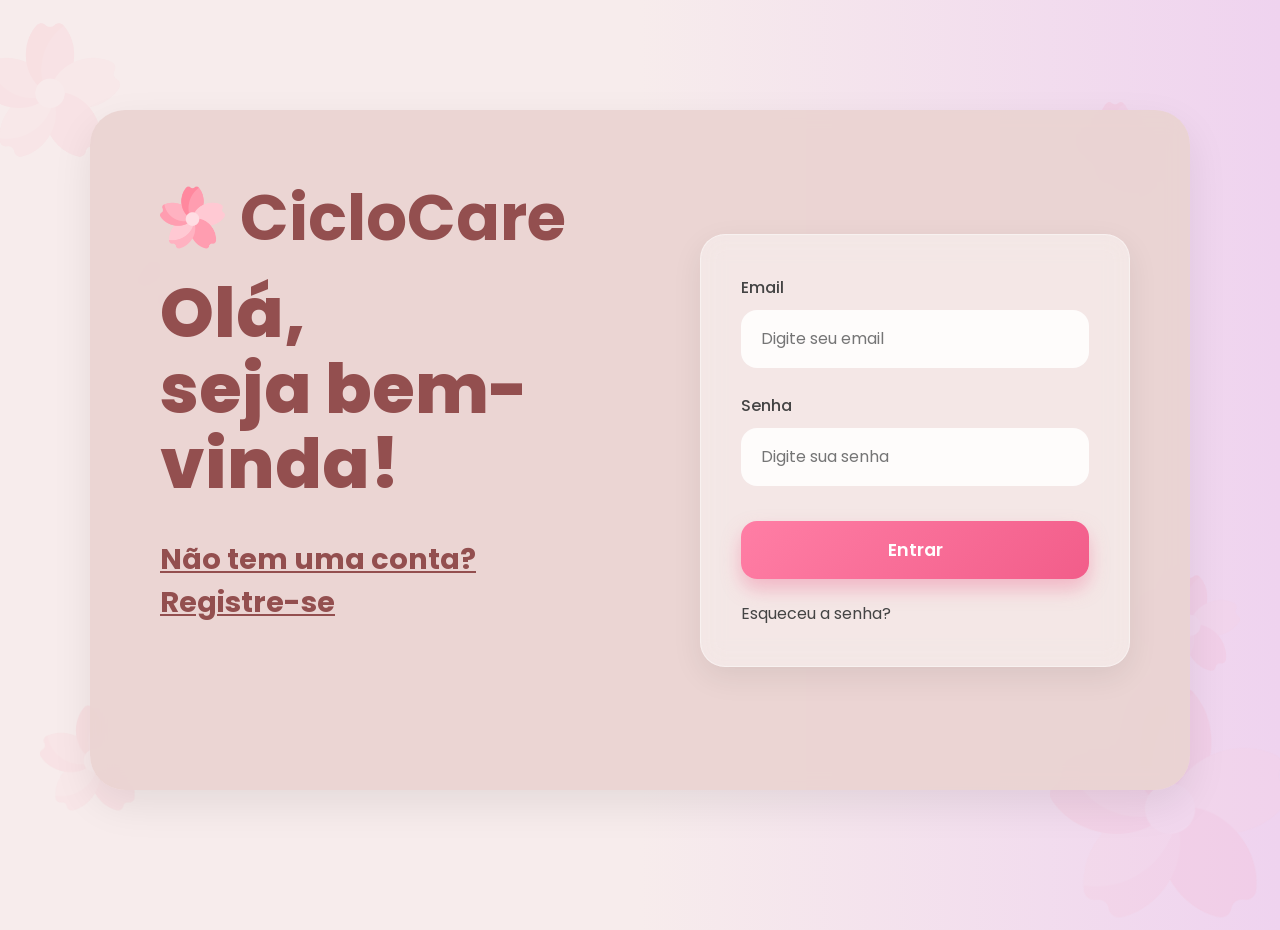
<file: login.html>
<!DOCTYPE html>
<html lang="pt-BR">
<head>

  <meta charset="UTF-8">
  <meta name="viewport" content="width=device-width, initial-scale=1.0">

  <title>CicloCare | Login</title>

  <link rel="preconnect" href="https://fonts.googleapis.com">
  <link rel="preconnect" href="https://fonts.gstatic.com" crossorigin>

  <link href="https://fonts.googleapis.com/css2?family=Poppins:wght@300;400;500;600;700;800&display=swap" rel="stylesheet">

  <link rel="stylesheet" href="./css/style.css">

</head>

<body>

  <div class="flower flower1">
    <img src="./assets/images/icone.png">
  </div>

  <div class="flower flower2">
    <img src="./assets/images/icone.png">
  </div>

  <div class="flower flower3">
    <img src="./assets/images/icone.png">
  </div>

  <div class="flower flower4">
    <img src="./assets/images/icone.png">
  </div>

  <div class="flower flower5">
    <img src="./assets/images/icone.png">
  </div>

  <div class="flower flower6">
    <img src="./assets/images/icone.png">
  </div>

  <main class="container">

    <section class="left">

      <div class="logo">

        <img src="./assets/images/icone.png" alt="Logo CicloCare">

        <span>CicloCare</span>

      </div>

      <h1 class="welcome">
        Olá,<br>
        seja bem-vinda!
      </h1>

      <a href="#" class="register">
        Não tem uma conta?<br>
        Registre-se
      </a>

    </section>

    <section class="right">

      <div class="login-box">

        <form id="loginForm">

          <div class="form-group">

            <label>Email</label>

            <input
              type="email"
              class="form-control"
              placeholder="Digite seu email"
              id="email"
            >

          </div>

          <div class="form-group">

            <label>Senha</label>

            <input
              type="password"
              class="form-control"
              placeholder="Digite sua senha"
              id="senha"
            >

          </div>

          <button class="login-btn" type="submit">
            Entrar
          </button>

          <a href="#" class="forgot">
            Esqueceu a senha?
          </a>

        </form>

      </div>

    </section>

  </main>

  <script src="./js/login.js"></script>

</body>
</html>
</file>
<file: css/style.css>
*{
  margin:0;
  padding:0;
  box-sizing:border-box;
  font-family:'Poppins', sans-serif;
}

:root{
  --rosa:#f46b93;
  --rosaEscuro:#934f4f;
  --fundoEsquerda:#f7ecec;
  --fundoDireita:#efd3ef;
}

body{

  min-height:100vh;

  display:flex;
  justify-content:center;
  align-items:center;

  overflow:hidden;
  position:relative;

  background:
  linear-gradient(
    90deg,
    var(--fundoEsquerda) 0%,
    var(--fundoEsquerda) 50%,
    var(--fundoDireita) 100%
  );
}

.flower{
  position:absolute;

  width:140px;

  opacity:0.12;

  animation:float 7s ease-in-out infinite;
}

.flower img{
  width:100%;
}

.flower1{
  top:20px;
  left:-20px;
}

.flower2{
  top:100px;
  right:120px;
  width:90px;
  animation-delay:1s;
}

.flower3{
  bottom:-30px;
  right:-10px;
  width:240px;
  animation-delay:2s;
}

.flower4{
  bottom:80px;
  left:40px;
  width:110px;
  animation-delay:3s;
}

.flower5{
  top:250px;
  left:120px;
  width:70px;
  animation-delay:4s;
}

.flower6{
  bottom:220px;
  right:40px;
  width:100px;
  animation-delay:5s;
}

@keyframes float{

  0%{
    transform:translateY(0px) rotate(0deg);
  }

  50%{
    transform:translateY(-12px) rotate(3deg);
  }

  100%{
    transform:translateY(0px) rotate(0deg);
  }
}

.container{

  width:1100px;
  height:680px;

  background:
  rgba(234,211,209,0.93);

  border-radius:35px;

  display:flex;

  overflow:hidden;

  position:relative;
  z-index:2;

  backdrop-filter:blur(10px);

  box-shadow:
  0 15px 40px rgba(0,0,0,0.08);

  animation:fadeUp 1s ease;
}

@keyframes fadeUp{

  from{
    opacity:0;
    transform:translateY(40px);
  }

  to{
    opacity:1;
    transform:translateY(0);
  }
}

.left{

  width:50%;

  padding:70px;

  display:flex;
  flex-direction:column;
  justify-content:center;

  position:relative;
}

.logo{

  position:absolute;

  top:60px;
  left:70px;

  display:flex;
  align-items:center;
  gap:15px;
}

.logo img{

  width:65px;

  animation:rotateFlower 8s linear infinite;
}

@keyframes rotateFlower{

  from{
    transform:rotate(0deg);
  }

  to{
    transform:rotate(360deg);
  }
}

.logo span{

  font-size:4rem;
  font-weight:700;

  color:var(--rosaEscuro);
}

.welcome{

  color:var(--rosaEscuro);

  font-size:4.3rem;
  font-weight:800;

  line-height:1.1;

  margin-bottom:35px;

  animation:slideLeft 1s ease;
}

@keyframes slideLeft{

  from{
    opacity:0;
    transform:translateX(-40px);
  }

  to{
    opacity:1;
    transform:translateX(0);
  }
}

.register{

  width:fit-content;

  font-size:1.8rem;
  font-weight:700;

  color:var(--rosaEscuro);

  transition:0.3s;
}

.register:hover{

  transform:translateX(5px);

  color:var(--rosa);
}

.right{

  width:50%;

  display:flex;
  justify-content:center;
  align-items:center;

  padding:40px;
}

.login-box{

  width:100%;
  max-width:430px;

  background:
  rgba(255,255,255,0.45);

  backdrop-filter:blur(12px);

  border-radius:25px;

  padding:40px;

  border:
  1px solid rgba(255,255,255,0.4);

  box-shadow:
  0 10px 30px rgba(0,0,0,0.08);
}

.form-group{
  margin-bottom:25px;
}

.form-group label{

  display:block;

  margin-bottom:10px;

  font-size:1rem;
  font-weight:500;

  color:#444;
}

.form-control{

  width:100%;
  height:58px;

  border:none;
  outline:none;

  border-radius:16px;

  background:
  rgba(255,255,255,0.85);

  padding:0 20px;

  font-size:1rem;

  transition:0.3s;
}

.form-control:focus{

  background:white;

  transform:translateY(-2px);

  box-shadow:
  0 0 0 4px rgba(244,107,147,0.2);
}

.login-btn{

  width:100%;
  height:58px;

  border:none;
  border-radius:16px;

  background:
  linear-gradient(
    135deg,
    #ff7ea5,
    #f25d8a
  );

  color:white;

  font-size:1.1rem;
  font-weight:600;

  cursor:pointer;

  margin-top:10px;

  transition:0.3s;

  box-shadow:
  0 10px 20px rgba(242,93,138,0.35);
}

.login-btn:hover{

  transform:translateY(-3px);

  box-shadow:
  0 14px 24px rgba(242,93,138,0.45);
}

.forgot{

  display:inline-block;

  margin-top:22px;

  color:#444;

  text-decoration:none;

  position:relative;
}

.forgot::after{

  content:'';

  position:absolute;

  left:0;
  bottom:-4px;

  width:100%;
  height:2px;

  background:var(--rosa);

  transform:scaleX(0);
  transform-origin:left;

  transition:0.3s;
}

.forgot:hover::after{
  transform:scaleX(1);
}

@media(max-width:1000px){

  body{
    padding:20px;
  }

  .container{

    width:100%;
    height:auto;

    flex-direction:column;
  }

  .left,
  .right{
    width:100%;
  }

  .left{
    padding:150px 40px 50px;
  }

  .right{
    padding:20px 40px 50px;
  }

  .welcome{
    font-size:3rem;
  }

  .logo span{
    font-size:2.5rem;
  }
}
</file>
